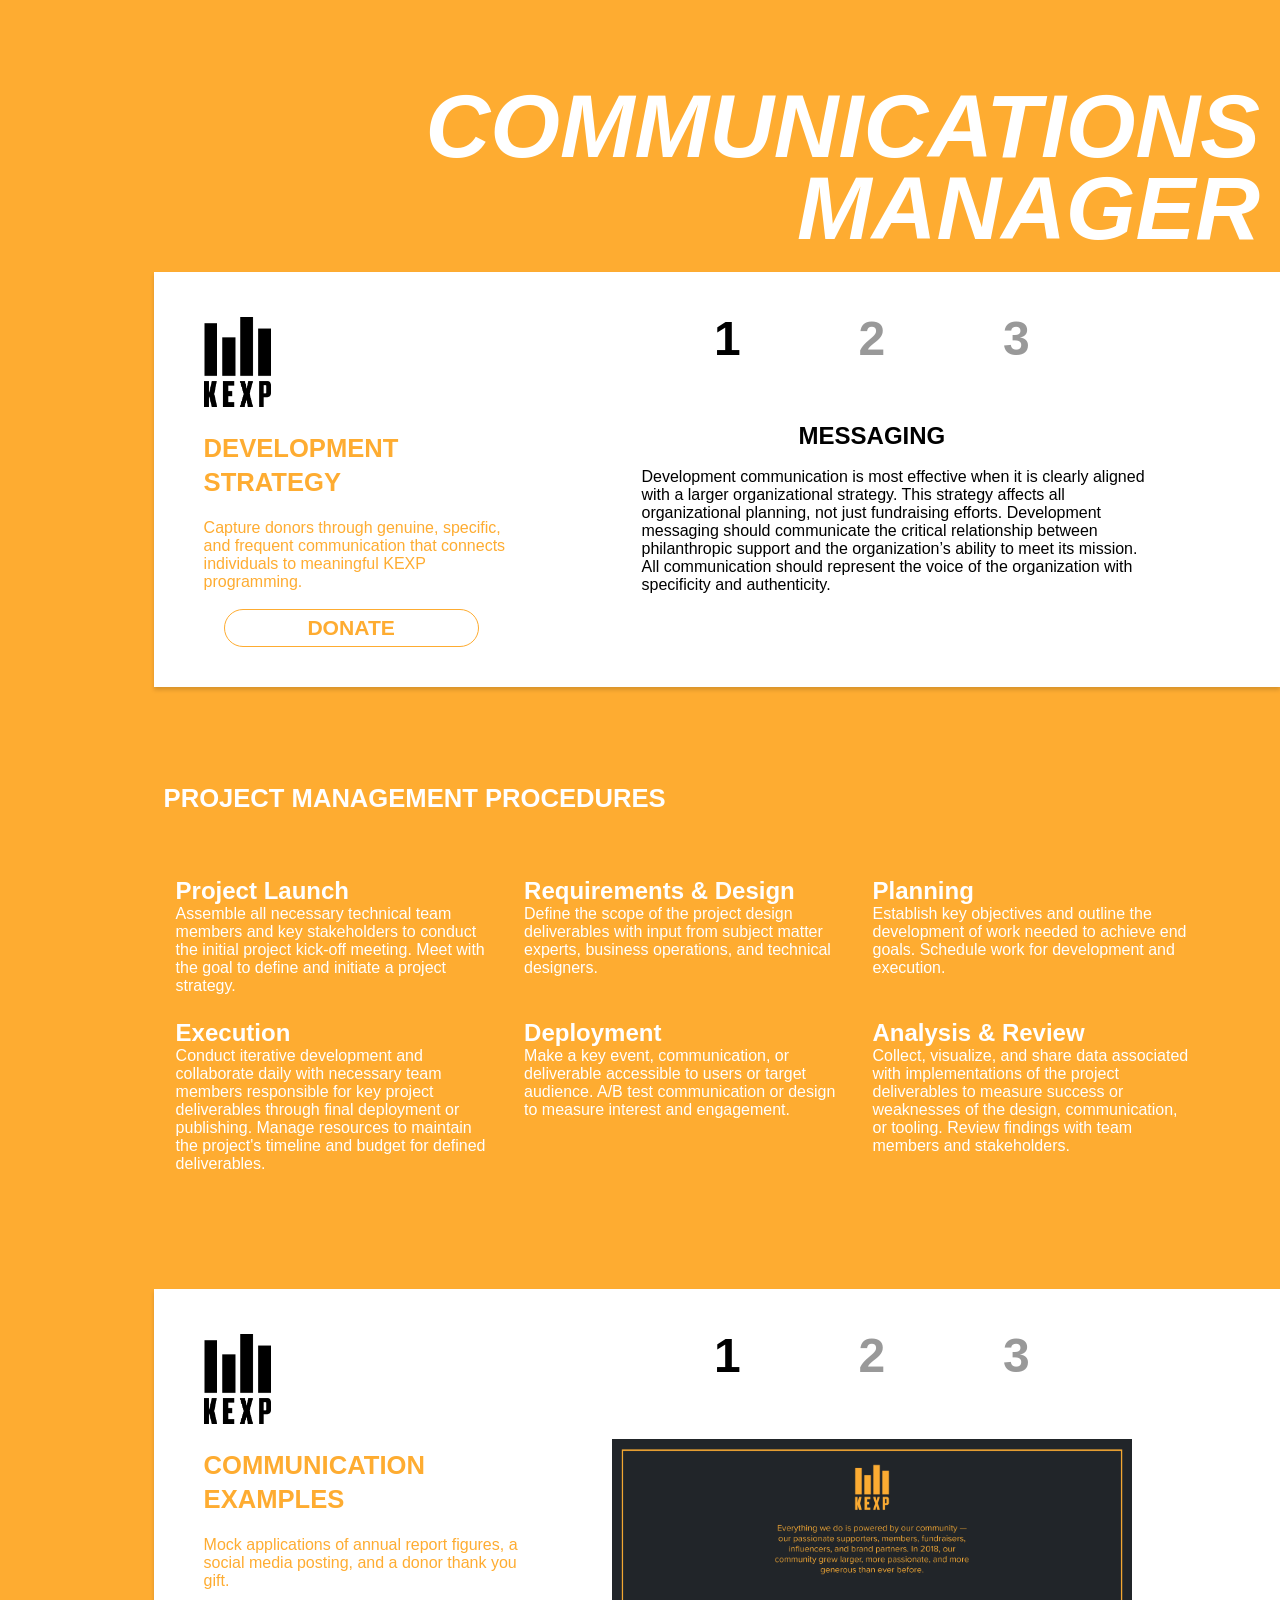
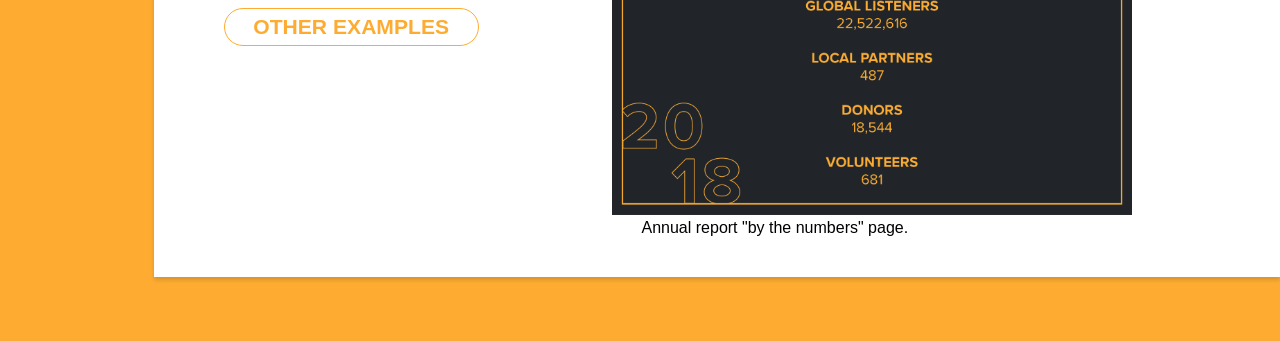
<file: index.html>
<!DOCTYPE html>
<html lang="en-US">
	<head>
		<title>KEXP Demo</title>
		<meta charset="utf-8">
		<link rel="stylesheet" href="stylesheet.css" type="text/css">
	</head>
	<body>
		<div id="spacer"></div>
		<div class="job_title" id="header">
			<div class="rotating_job_titles_container">
				<ul class="rotating_job_titles">
					<li class="rotating_job_title">COMMUNICATIONS</li>
					<li class="rotating_job_title">TECHNICAL PROJECT</li>
					<li class="rotating_job_title">MARKETING</li>
					<li class="rotating_job_title">COMMUNICATIONS</li>
				</ul>
			</div>
			<div class="static_job_title">
				MANAGER
			</div>
		</div>

		<div class="content">
			<div class="white-box" id="development_strategy">
				<div class="left-box">
					<img id="kexp_logo" src="KEXP_logo_black_HR.png" alt="KEXP logo">
					<div class="content-title">
						<p>DEVELOPMENT STRATEGY</p>
					</div>
					
					<div class="content-summary">
						<p>Capture donors through genuine, specific, and frequent communication that connects individuals to meaningful KEXP programming.</p> 
						<div class="action_button">
							<a class="button_text" href="https://kexp.org/donate">DONATE</a>
						</div>
					</div>
				</div>
				<div class="right-box">
					<div class="example_button_wrapper">
						<div class="example_button active development_strategy" onclick="toggleActive(this, 'development_strategy')">
							<p class="button_text">1</p>
						</div>
						<div class="example_button development_strategy" onclick="toggleActive(this, 'development_strategy')">
							<p class="button_text">2</p>
						</div>
						<div class="example_button development_strategy" onclick="toggleActive(this, 'development_strategy')">
							<p class="button_text">3</p>
						</div>
					</div>
					<div class="example_content_wrapper">
						<div class="example_content development_strategy active">
							<h2>MESSAGING</h2><br />
							<p class="content_text">Development communication is most effective when it is clearly aligned with a larger organizational strategy. This strategy affects all organizational planning, not just fundraising efforts. Development messaging should communicate the critical relationship between philanthropic support and the organization’s ability to meet its mission. All communication should represent the voice of the organization with specificity and authenticity.</p>
						</div>
						<div class="example_content development_strategy">
							<h2>DONOR RECOGNITION</h2><br />
							<p class="content_text">All donor recognition should seek to offer three important things to the donor audience: access, information, and recognition. All development communication should celebrate KEXP's relationship to a particular donor or business sponsor. Donor recognition is as much about acknowledging their contribution's impact on the success of the organization and its mission, as much as it is meant to express gratitude to the donor for their generosity.</p>
						</div>
						<div class="example_content development_strategy">
							<h2>STEWARDSHIP</h2><br />
							<p class="content_text">Stewardship involves managing gifts as donors intend, and updating donors on the progress and impact of their gifts. A thoughtful onboarding campaign to welcome new donors keeps them plugged in and reminded of your mission. Regular transparent reports of where donations go reinforces the impact of their donations and increases their awareness of your ongoing needs. Actions of gratitude, like thank you messages, should reflect the organization's excitement, appreciation, and care for their support and partnership. Gratitude comes off as more genuine when actions are expeditious and focused on the donor, not the specific donation. Regularly send updates to keep donors informed and updated of organizational activities. Offer next steps for how they can remain involved. Doing so will help cultivate a long-term, mutually-beneficial relationship.</p>
						</div>
					</div>
				</div>
			</div>

			<div class="yellow-box project-timeline">
				<div class="content-title">
					<p>PROJECT MANAGEMENT PROCEDURES</p>
				</div>
				<div class="timeline-box">
					<h2>Project Launch</h2>
					<p>
						Assemble all necessary technical team members and key stakeholders to conduct the initial project kick-off meeting. Meet with the goal to define and initiate a project strategy.
					</p>
				</div>

				<div class="timeline-box">
					<h2>Requirements & Design</h2>
					<p>
						Define the scope of the project design deliverables with input from subject matter experts, business operations, and technical designers. 
					</p>
				</div>

				<div class="timeline-box">
					<h2>Planning</h2>
					<p>
						Establish key objectives and outline the development of work needed to achieve end goals. Schedule work for development and execution.
					</p>
				</div> 

				<div class="timeline-box">
					<h2>Execution</h2>
					<p>
						Conduct iterative development and collaborate daily with necessary team members responsible for key project deliverables through final deployment or publishing. Manage resources to maintain the project's timeline and budget for defined deliverables.
					</p>
				</div> 

				<div class="timeline-box">
					<h2>Deployment</h2>
					<p>
						Make a key event, communication, or deliverable accessible to users or target audience. A/B test communication or design to measure interest and engagement.
					</p>
				</div>

				<div class="timeline-box">
					<h2>Analysis & Review</h2>
					<p>
						Collect, visualize, and share data associated with implementations of the project deliverables to measure success or weaknesses of the design, communication, or tooling. Review findings with team members and stakeholders.
					</p>
				</div>
			</div>

			<div class="white-box communication_plan">
				<div class="left-box">
					<img id="kexp_logo" src="KEXP_logo_black_HR.png" alt="KEXP logo">
					<div class="content-title">
						<p>COMMUNICATION EXAMPLES</p>
					</div>
					
					<div class="content-summary">
						<p>Mock applications of annual report figures, a social media posting, and a donor thank you gift.</p> 
						<div class="action_button">
							<a class="button_text" href="https://www.altversion.com/">OTHER EXAMPLES</a>
						</div>
					</div>
				</div>
				<div class="right-box">
					<div class="example_button_wrapper">
						<div class="example_button active communication_plan" onclick="toggleActive(this, 'communication_plan')">
							<p class="button_text">1</p>
						</div>
						<div class="example_button communication_plan" onclick="toggleActive(this, 'communication_plan')">
							<p class="button_text">2</p>
						</div>
						<div class="example_button communication_plan" onclick="toggleActive(this, 'communication_plan')">
							<p class="button_text">3</p>
						</div>
					</div>
					<div class="example_content_wrapper">
						<div class="example_content communication_plan active">
							<img id="kexp_press_release" src="KEXP_report_by_the_numbers.png" width="520" alt="KEXP Yule Benefit">
							<p class="content_text">Annual report "by the numbers" page.</p>
						</div>
						<div class="example_content communication_plan">
							<img id="kexp_insta_post" src="KEXP_insta_TransistorIPA.png" width="520" alt="KEXP TransistorIPA">
							<p class="content_text">Social media post.</p>
						</div>
						<div class="example_content communication_plan">
							<img id="kexp_tshirt" src="KEXP-AmplifierTshirt.png" width="520" alt="KEXP thirt">
							<p class="content_text">Amplifier member thank-you gift option.</p>
						</div>
					</div>
				</div>
			</div>
		</div>
		<script type="text/javascript">
			function toggleActive(elem, aux_class) {
			    buttons = document.getElementsByClassName(['example_button', aux_class].join(" ").trim());
			    contents = document.getElementsByClassName(['example_content', aux_class].join(" ").trim());

			    for (i = 0; i < buttons.length; i++) {
			        buttons[i].classList.remove('active');
			        contents[i].classList.remove('active');

			        if (buttons[i] === elem) {
			        	contents[i].classList.add('active')
			        }
			    }

			    elem.classList.add('active');
			}
			function autorun()
			{
				// When the user scrolls the page, execute myFunction 
				window.onscroll = function() {stickyHeader()};

				// Get the header
				var header = document.getElementById("header");
				var spacer = document.getElementById("spacer");

				// Get the offset position of the navbar
				var sticky = header.offsetTop;

				function stickyHeader() {
				  if (window.pageYOffset > sticky) {
				    header.classList.add("sticky");
				    spacer.classList.add("sticky");
				  } else {
				    header.classList.remove("sticky");
				    spacer.classList.remove("sticky");
				  }
				}
			}
			if (document.addEventListener) document.addEventListener("DOMContentLoaded", autorun, false);
			else if (document.attachEvent) document.attachEvent("onreadystatechange", autorun);
			else window.onload = autorun;
		</script>
	</body>
</html>
</file>
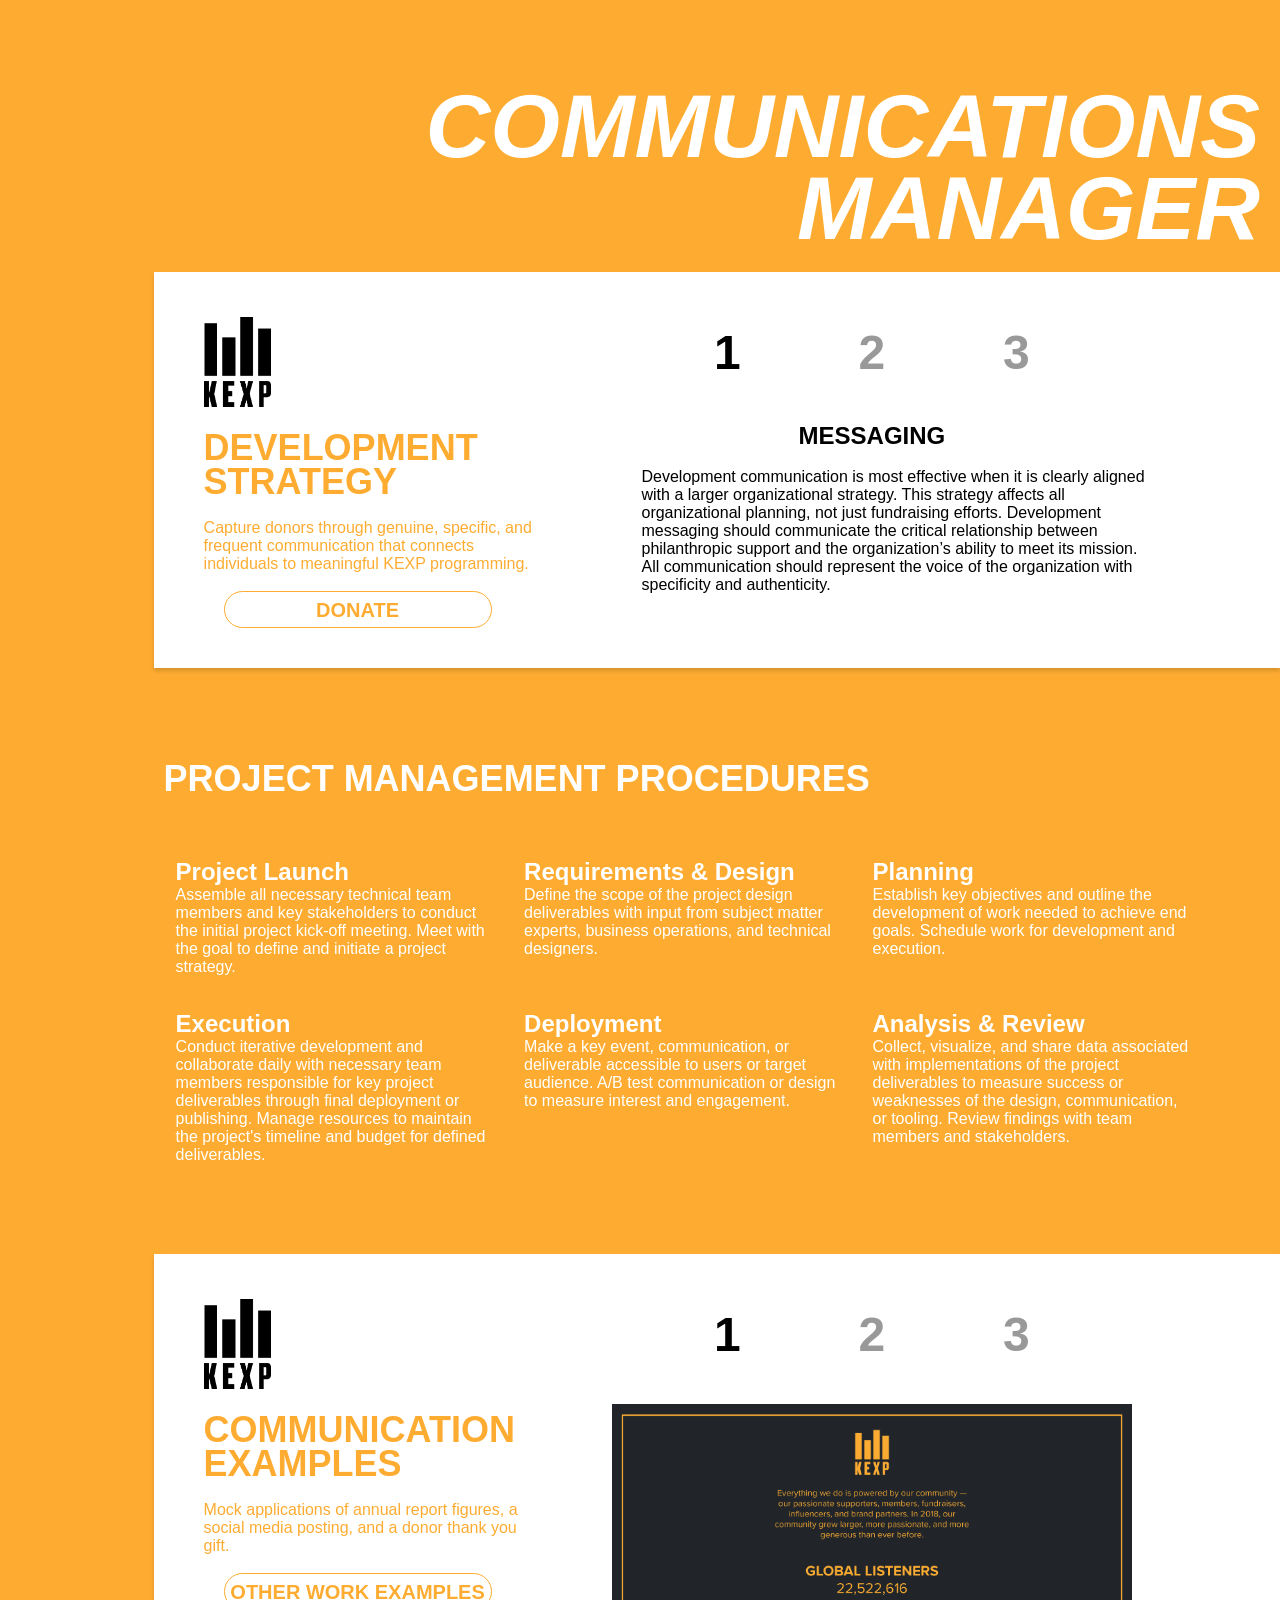
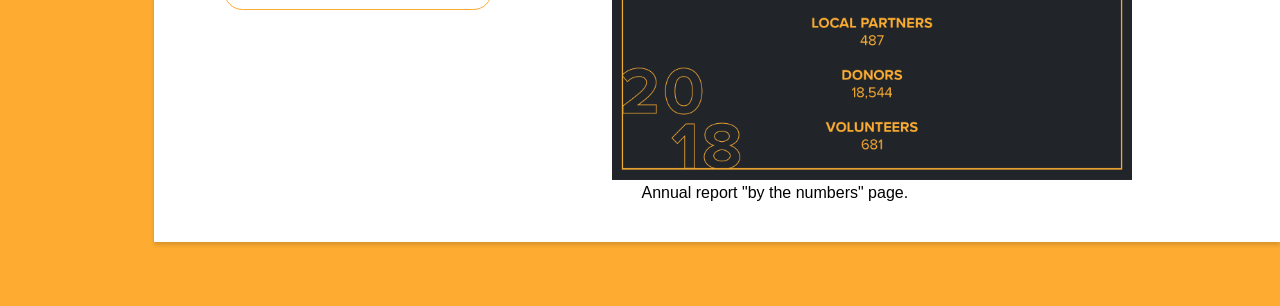
<file: page.html>
<!DOCTYPE html>
<html lang="en-US">
	<head>
		<title>KEXP Demo</title>
		<meta charset="utf-8">
		<style type="text/css">
			* {
				margin: 0;
				padding: 0;
				font-family: sans-serif;
			}

			:root {
				--ylw: #feac31;
			}

			body {
				background-color: var(--ylw);
			}

			#spacer {
				background-color: var(--ylm);
				height: 75px;
				transition: background-color 0.2s ease;
			}

			.job_title {
				animation-name: change;
				padding-right: 20px;
				font-weight: bolder;
				font-size: 7vw;
				font-style: oblique;
				text-align: right;
				color: #ffffff;
				background-color: var(--ylw);
				z-index: 1;
			}

			.sticky.job_title {
			  position: fixed;
			  top: 0;
			  right: 0;
			  width: 100%;
			  padding-top: 0;
			}

			.sticky + .content {
			  padding-top: 205px;
			}

			div.rotating_job_titles_container {
				margin: 0 -10px 0 0;
				padding-right: 10px;
				height: 8vw;
				overflow: hidden;
			}

			ul.rotating_job_titles {
				list-style: none;
				animation-name: change;
				animation-duration: 6s;
				animation-iteration-count: infinite;
			}

			li.rotating_job_title {
				white-space: nowrap;
			}

			div.static_job_title { 
				margin-top: -20px;
				height: 115px; 
			}

			@keyframes change {
			  0%, 27%, 100% {
				transform: translate3d(0, 0, 0);
			  }
			  33%, 60% {
				transform: translate3d(0, -25%, 0);
			  }
			  66%, 94% {
			    transform: translate3d(0, -50%, 0);
			  }
			  100% {
			    transform: translate3d(0, -75%, 0);
			  }
			}

			.white-box {
			    margin: 0 0 5% 12%;
			    padding: 10px 10px 40px;
			    background: #fff;
			    box-shadow: 0 3px 4px rgba(0,0,0,0.15);
			    border-radius: 0px;
			}

			.yellow-box {
			    margin: 0 0 5% 12%;
			    padding: 10px 10px 40px;	
			}

			#kexp_logo {
				height: 90px;
			}

			.left-box {
				width: 30%;
				padding-top: 35px;
				padding-left: 40px;
			}
			.content-title {
				font-family: proxima nova; 
				font-weight: bolder;
				font-size: 36px;
				line-height: 34px;
				margin: 20px 0;
				color: var(--ylw);
			}

			.content-summary {
				font-family: proxima nova; 
				font-size: 16px;
				line-height: 18px;
				color: #feac31;
			}

			.action_button {
				height: 35px;
			    border: 1px solid var(--ylw);
			    border-radius: 30px;
			    margin: 18px 44px 0 20px;
			    transition-duration: 0.2s;
			}

			.action_button:hover {
			    background-color: var(--ylw);
			    color: #FFF;
			}

			.button_text {
			    position: relative;
			    top: 50%;
			    transform: translate(0, -50%);
			    text-align: center;
			    vertical-align: middle;
			    font-size: 20px;
			    font-weight: bolder;
			}

			.right-box {
				width: 60%;
				vertical-align: top;
			    text-align: center;
			}
			.right-box, .left-box {
				display: inline-block;
			}

			.example_button {
				display: inline-block;
			    width: 100px;
			    height: 100px;
			    margin: 20px;
			}

			.example_button .button_text {
				font-size: 48px;
				color: #999;
			}

			.example_button.active .button_text{
				color: #000;
			}

			.example_content {
				display: none;
			}

			.example_content.active {
				display: block;
			}

			.content_text {
			    text-align: left;
			    width: 40vw;
			    margin: auto;
			    padding: 0px 0 0 4vw;
			}

			.timeline-box {
			    display: inline-block;
			    width: 25vw;
			    height: 10vw;
			    padding: 12px;
			    vertical-align: top;
			    color: #FFF;
			}

			.yellow-box .content-title {
				color: #FFF;
				margin-bottom: 50px;
			}
		</style>
	</head>
	<body>
		<div id="spacer"></div>
		<div class="job_title" id="header">
			<div class="rotating_job_titles_container">
				<ul class="rotating_job_titles">
					<li class="rotating_job_title">COMMUNICATIONS</li>
					<li class="rotating_job_title">TECHNICAL PROJECT</li>
					<li class="rotating_job_title">MARKETING</li>
					<li class="rotating_job_title">COMMUNICATIONS</li>
				</ul>
			</div>
			<div class="static_job_title">
				MANAGER
			</div>
		</div>

		<div class="content">
			<div class="white-box" id="development_strategy">
				<div class="left-box">
					<img id="kexp_logo" src="KEXP_logo_black_HR.png" alt="KEXP logo">
					<div class="content-title">
						<p>DEVELOPMENT STRATEGY</p>
					</div>
					
					<div class="content-summary">
						<p>Capture donors through genuine, specific, and frequent communication that connects individuals to meaningful KEXP programming.</p> 
						<div class="action_button">
							<p class="button_text">DONATE</p>
						</div>
					</div>
				</div>
				<div class="right-box">
					<div class="example_button_wrapper">
						<div class="example_button active development_strategy" onclick="toggleActive(this, 'development_strategy')">
							<p class="button_text">1</p>
						</div>
						<div class="example_button development_strategy" onclick="toggleActive(this, 'development_strategy')">
							<p class="button_text">2</p>
						</div>
						<div class="example_button development_strategy" onclick="toggleActive(this, 'development_strategy')">
							<p class="button_text">3</p>
						</div>
					</div>
					<div class="example_content_wrapper">
						<div class="example_content development_strategy active">
							<h2>MESSAGING</h2><br />
							<p class="content_text">Development communication is most effective when it is clearly aligned with a larger organizational strategy. This strategy affects all organizational planning, not just fundraising efforts. Development messaging should communicate the critical relationship between philanthropic support and the organization’s ability to meet its mission. All communication should represent the voice of the organization with specificity and authenticity.</p>
						</div>
						<div class="example_content development_strategy">
							<h2>DONOR RECOGNITION</h2><br />
							<p class="content_text">All donor recognition should seek to offer three important things to the donor audience: access, information, and recognition. All development communication should celebrate KEXP's relationship to a particular donor or business sponsor. Donor recognition is as much about acknowledging their contribution's impact on the success of the organization and its mission, as much as it is meant to express gratitude to the donor for their generosity.</p>
						</div>
						<div class="example_content development_strategy">
							<h2>STEWARDSHIP BEST PRACTICES</h2><br />
							<p class="content_text">Stewardship involves managing gifts as donors intend, and updating donors on the progress and impact of their gifts. A thoughtful onboarding campaign to welcome new donors keeps them plugged in and reminded of your mission. Regular transparent reports of where donations go reinforces the impact of their donations and increases their awareness of your ongoing needs. Actions of gratitude, like thank you messages, should reflect the organization's excitement, appreciation, and care for their support and partnership. Gratitude comes off as more genuine when actions are expeditious and focused on the donor, not the specific donation. Regularly send updates to keep donors informed and updated of organizational activities. Offer next steps for how they can remain involved. Doing so will help cultivate a long-term, mutually-beneficial relationship.</p>
						</div>
					</div>
				</div>
			</div>

			<div class="yellow-box project-timeline">
				<div class="content-title">
					<p>PROJECT MANAGEMENT PROCEDURES</p>
				</div>
				<div class="timeline-box">
					<h2>Project Launch</h2>
					<p>
						Assemble all necessary technical team members and key stakeholders to conduct the initial project kick-off meeting. Meet with the goal to define and initiate a project strategy.
					</p>
				</div>

				<div class="timeline-box">
					<h2>Requirements & Design</h2>
					<p>
						Define the scope of the project design deliverables with input from subject matter experts, business operations, and technical designers. 
					</p>
				</div>

				<div class="timeline-box">
					<h2>Planning</h2>
					<p>
						Establish key objectives and outline the development of work needed to achieve end goals. Schedule work for development and execution.
					</p>
				</div> 

				<div class="timeline-box">
					<h2>Execution</h2>
					<p>
						Conduct iterative development and collaborate daily with necessary team members responsible for key project deliverables through final deployment or publishing. Manage resources to maintain the project's timeline and budget for defined deliverables.
					</p>
				</div> 

				<div class="timeline-box">
					<h2>Deployment</h2>
					<p>
						Make a key event, communication, or deliverable accessible to users or target audience. A/B test communication or design to measure interest and engagement.
					</p>
				</div>

				<div class="timeline-box">
					<h2>Analysis & Review</h2>
					<p>
						Collect, visualize, and share data associated with implementations of the project deliverables to measure success or weaknesses of the design, communication, or tooling. Review findings with team members and stakeholders.
					</p>
				</div>
			</div>

			<div class="white-box communication_plan">
				<div class="left-box">
					<img id="kexp_logo" src="KEXP_logo_black_HR.png" alt="KEXP logo">
					<div class="content-title">
						<p>COMMUNICATION EXAMPLES</p>
					</div>
					
					<div class="content-summary">
						<p>Mock applications of annual report figures, a social media posting, and a donor thank you gift.</p> 
						<div class="action_button">
							<p class="button_text">OTHER WORK EXAMPLES</p>
						</div>
					</div>
				</div>
				<div class="right-box">
					<div class="example_button_wrapper">
						<div class="example_button active communication_plan" onclick="toggleActive(this, 'communication_plan')">
							<p class="button_text">1</p>
						</div>
						<div class="example_button communication_plan" onclick="toggleActive(this, 'communication_plan')">
							<p class="button_text">2</p>
						</div>
						<div class="example_button communication_plan" onclick="toggleActive(this, 'communication_plan')">
							<p class="button_text">3</p>
						</div>
					</div>
					<div class="example_content_wrapper">
						<div class="example_content communication_plan active">
							<img id="kexp_press_release" src="KEXP_report_by_the_numbers.png" width="520" alt="KEXP Yule Benefit">
							<p class="content_text">Annual report "by the numbers" page.</p>
						</div>
						<div class="example_content communication_plan">
							<img id="kexp_insta_post" src="KEXP_insta_TransistorIPA.png" width="520" alt="KEXP TransistorIPA">
							<p class="content_text">Social media post.</p>
						</div>
						<div class="example_content communication_plan">
							<img id="kexp_tshirt" src="KEXP-AmplifierTshirt.png" width="520" alt="KEXP thirt">
							<p class="content_text">Amplifier member thank-you gift option.</p>
						</div>
					</div>
				</div>
			</div>
		</div>
		<script type="text/javascript">
			function toggleActive(elem, aux_class) {
			    buttons = document.getElementsByClassName(['example_button', aux_class].join(" ").trim());
			    contents = document.getElementsByClassName(['example_content', aux_class].join(" ").trim());

			    for (i = 0; i < buttons.length; i++) {
			        buttons[i].classList.remove('active');
			        contents[i].classList.remove('active');

			        if (buttons[i] === elem) {
			        	contents[i].classList.add('active')
			        }
			    }

			    elem.classList.add('active');
			}
			function autorun()
			{
				// When the user scrolls the page, execute myFunction 
				window.onscroll = function() {stickyHeader()};

				// Get the header
				var header = document.getElementById("header");
				var spacer = document.getElementById("spacer");

				// Get the offset position of the navbar
				var sticky = header.offsetTop;

				function stickyHeader() {
				  if (window.pageYOffset > sticky) {
				    header.classList.add("sticky");
				    spacer.classList.add("sticky");
				  } else {
				    header.classList.remove("sticky");
				    spacer.classList.remove("sticky");
				  }
				}
			}
			if (document.addEventListener) document.addEventListener("DOMContentLoaded", autorun, false);
			else if (document.attachEvent) document.attachEvent("onreadystatechange", autorun);
			else window.onload = autorun;
		</script>
	</body>
</html>
</file>
<file: stylesheet.css>
* {
	margin: 0;
	padding: 0;
	font-family: sans-serif;
}

:root {
	--ylw: #feac31;
}

body {
	background-color: var(--ylw);
}

#spacer {
	background-color: var(--ylm);
	height: 75px;
	transition: background-color 0.2s ease;
}

.job_title {
	animation-name: change;
	padding-right: 20px;
	font-weight: bolder;
	font-size: 7vw;
	font-style: oblique;
	text-align: right;
	color: #ffffff;
	background-color: var(--ylw);
	z-index: 1;
}

.sticky.job_title {
  position: fixed;
  top: 0;
  right: 0;
  width: 100%;
  padding-top: 0;
}

.sticky + .content {
  padding-top: 205px;
}

div.rotating_job_titles_container {
	margin: 0 -10px 0 0;
	padding-right: 10px;
	height: 8vw;
	overflow: hidden;
}

ul.rotating_job_titles {
	list-style: none;
	animation-name: change;
	animation-duration: 6s;
	animation-iteration-count: infinite;
}

li.rotating_job_title {
	white-space: nowrap;
}

div.static_job_title { 
	margin-top: -20px;
	height: 115px; 
}

@keyframes change {
  0%, 27%, 100% {
	transform: translate3d(0, 0, 0);
  }
  33%, 60% {
	transform: translate3d(0, -25%, 0);
  }
  66%, 94% {
    transform: translate3d(0, -50%, 0);
  }
  100% {
    transform: translate3d(0, -75%, 0);
  }
}

.white-box {
    margin: 0 0 5% 12%;
    padding: 10px 10px 40px;
    background: #fff;
    box-shadow: 0 3px 4px rgba(0,0,0,0.15);
    border-radius: 0px;
}

.yellow-box {
    margin: 0 0 5% 12%;
    padding: 10px 10px 40px;	
}

#kexp_logo {
	height: 90px;
}

.left-box {
	width: 30%;
	padding-top: 35px;
	padding-left: 40px;
}
.content-title {
	font-family: proxima nova; 
	font-weight: bolder;
	font-size: 2vw;
	line-height: 34px;
	margin: 20px 0;
	color: var(--ylw);
}

.content-summary {
	font-family: proxima nova; 
	font-size: 16px;
	padding-right: 1vw;
	line-height: 18px;
	color: #feac31;
}

.action_button {
    border: 1px solid var(--ylw);
    border-radius: 30px;
    margin: 18px 44px 0 20px;
    transition-duration: 0.2s;
}

.action_button:hover {
    background-color: var(--ylw);
    color: #FFF;
}

.button_text {
    position: relative;
    text-align: center;
    vertical-align: middle;
    font-size: 1.65vw;
    font-weight: bolder;
    text-decoration: none;
    color: inherit;
    display: block;
    margin: 1vh;
}

.right-box {
	width: 60%;
	vertical-align: top;
    text-align: center;
}
.right-box, .left-box {
	display: inline-block;
}

.example_button {
	display: inline-block;
    width: 100px;
    height: 100px;
    margin: 20px;
}

.example_button .button_text {
	font-size: 48px;
	color: #999;
}

.example_button.active .button_text{
	color: #000;
}

.example_content {
	display: none;
}

.example_content.active {
	display: block;
}

.content_text {
    text-align: left;
    width: 40vw;
    margin: auto;
    padding: 0px 0 0 4vw;
}

.timeline-box {
    display: inline-block;
    width: 25vw;
    padding: 12px;
    vertical-align: top;
    color: #FFF;
}

.yellow-box .content-title {
	color: #FFF;
	margin-bottom: 50px;
}
</file>
